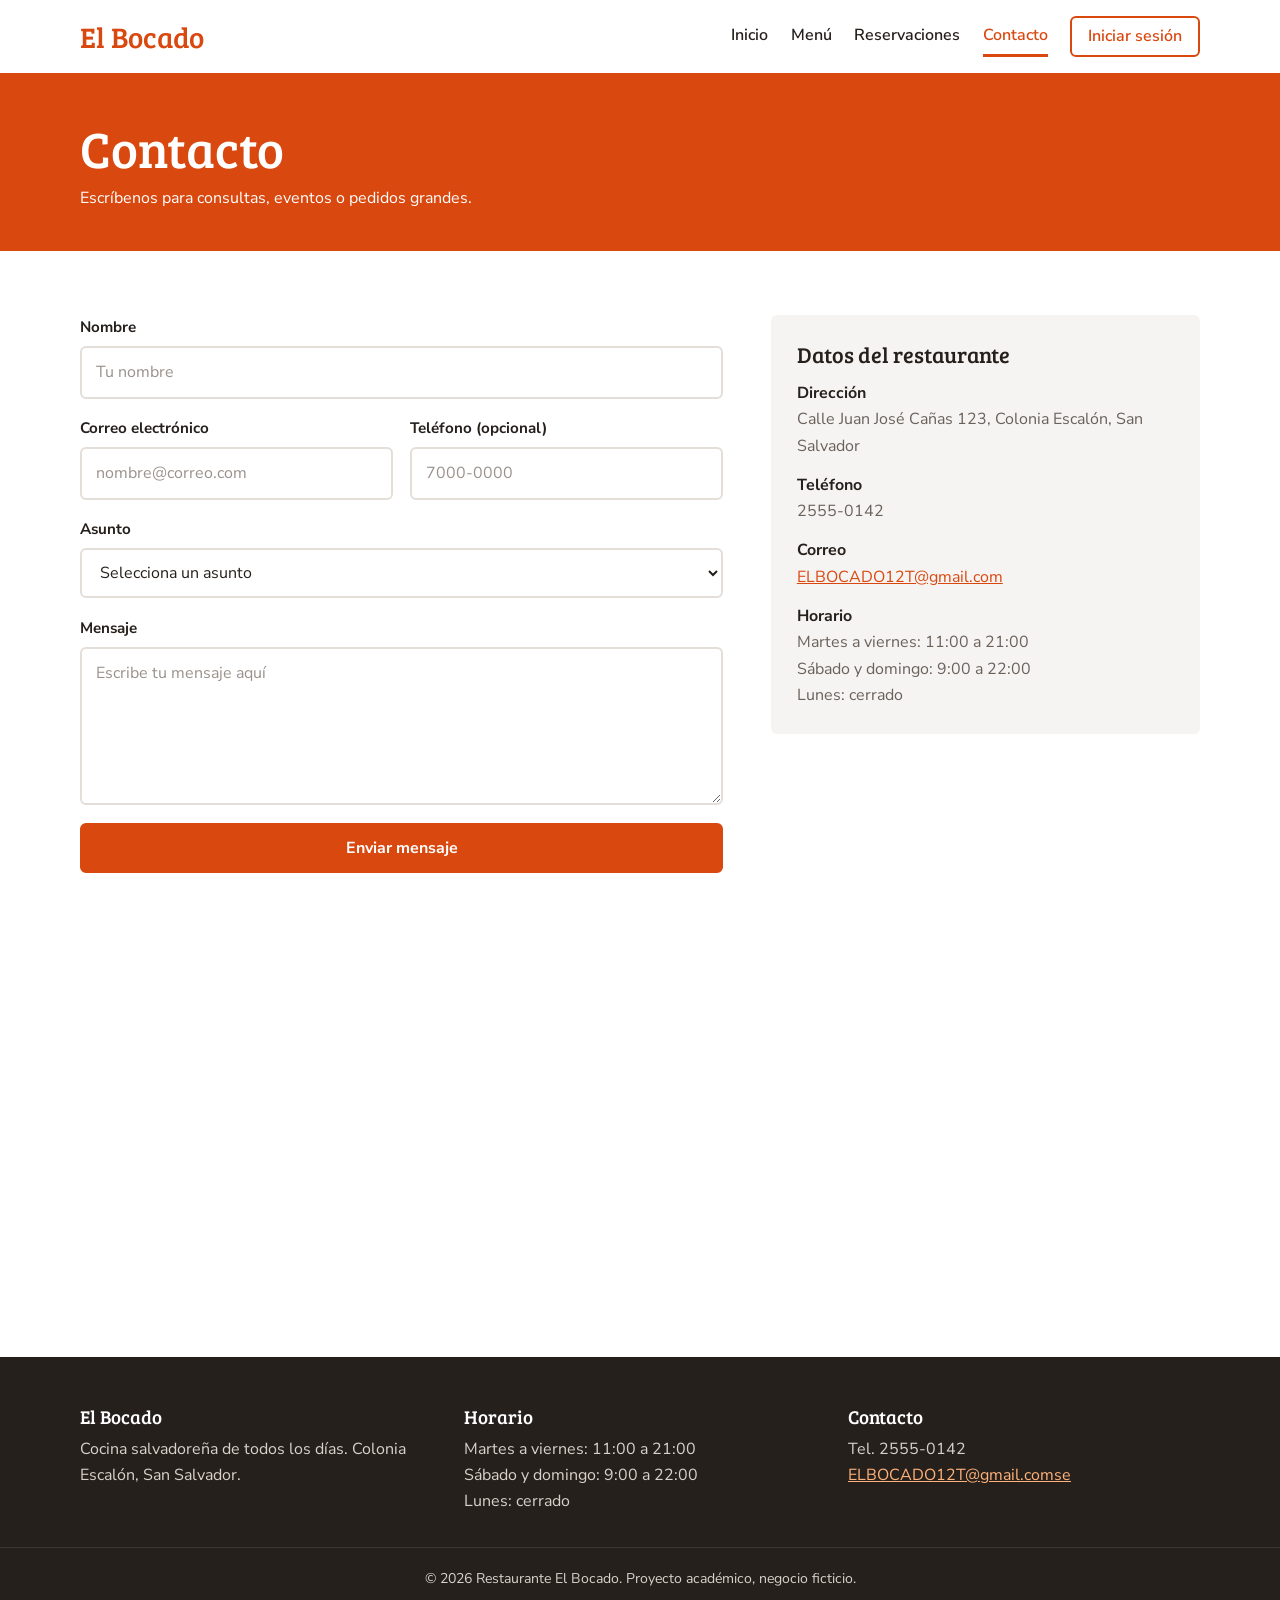
<file: contacto.html>
<!DOCTYPE html>
<html lang="es">
<head>
  <meta charset="UTF-8">
  <meta name="viewport" content="width=device-width, initial-scale=1.0">
  <title>Contacto | El Bocado</title>
  <meta name="description" content="Escribe a El Bocado, encuentra la dirección y el mapa del restaurante.">
  <link rel="preconnect" href="https://fonts.googleapis.com">
  <link rel="preconnect" href="https://fonts.gstatic.com" crossorigin>
  <link href="https://fonts.googleapis.com/css2?family=Bree+Serif&family=Nunito+Sans:wght@400;600;700&display=swap" rel="stylesheet">
  <link rel="stylesheet" href="estilos.css">
</head>
<body>
  <header class="cabecera">
    <div class="contenedor cabecera__interior">
      <a class="logo" href="index.html">El Bocado</a>
      <nav aria-label="Navegación principal">
        <ul class="menu-nav">
        <li><a href="index.html">Inicio</a></li>
        <li><a href="menu.html">Menú</a></li>
        <li><a href="reservaciones.html">Reservaciones</a></li>
        <li><a href="contacto.html" class="active" aria-current="page">Contacto</a></li>
        <li><a href="login.html" class="nav-login">Iniciar sesión</a></li>
        </ul>
      </nav>
    </div>
  </header>

  <main>
    <section class="encabezado-pagina">
      <div class="contenedor">
        <h1>Contacto</h1>
        <p>Escríbenos para consultas, eventos o pedidos grandes.</p>
      </div>
    </section>

    <section class="seccion">
      <div class="contenedor dos-col dos-col--formulario">
        <article>
          <form class="formulario" action="#" method="post">
            <div class="campo">
              <label for="c-nombre">Nombre</label>
              <input type="text" id="c-nombre" name="nombre" placeholder="Tu nombre" required>
            </div>
            <div class="campo-doble">
              <div class="campo">
                <label for="c-correo">Correo electrónico</label>
                <input type="email" id="c-correo" name="correo" placeholder="nombre@correo.com" required>
              </div>
              <div class="campo">
                <label for="c-tel">Teléfono (opcional)</label>
                <input type="tel" id="c-tel" name="telefono" placeholder="7000-0000" pattern="[0-9]{4}-?[0-9]{4}">
              </div>
            </div>
            <div class="campo">
              <label for="c-asunto">Asunto</label>
              <select id="c-asunto" name="asunto" required>
                <option value="">Selecciona un asunto</option>
                <option>Consulta general</option>
                <option>Evento o celebración</option>
                <option>Pedido para llevar</option>
                <option>Sugerencia o queja</option>
              </select>
            </div>
            <div class="campo">
              <label for="c-mensaje">Mensaje</label>
              <textarea id="c-mensaje" name="mensaje" rows="5" placeholder="Escribe tu mensaje aquí" required minlength="10"></textarea>
            </div>
            <button type="submit" class="btn btn--completo">Enviar mensaje</button>
          </form>
        </article>

        <aside class="lateral">
          <h2>Datos del restaurante</h2>
          <p><strong>Dirección</strong><br>Calle Juan José Cañas 123, Colonia Escalón, San Salvador</p>
          <p><strong>Teléfono</strong><br>2555-0142</p>
          <p><strong>Correo</strong><br><a href="mailto:ELBOCADO12T@gmail.com">ELBOCADO12T@gmail.com</a></p>
          <p><strong>Horario</strong><br>Martes a viernes: 11:00 a 21:00<br>Sábado y domingo: 9:00 a 22:00<br>Lunes: cerrado</p>
        </aside>
      </div>
    </section>

    <section class="mapa">
      <iframe title="Ubicación de El Bocado en la Colonia Escalón, San Salvador"
        src="https://www.google.com/maps?q=Colonia+Escal%C3%B3n,+San+Salvador&output=embed"
        loading="lazy" referrerpolicy="no-referrer-when-downgrade" allowfullscreen></iframe>
    </section>
  </main>
  <footer class="pie">
    <div class="contenedor pie__rejilla">
      <section>
        <h2 class="pie__titulo">El Bocado</h2>
        <p>Cocina salvadoreña de todos los días. Colonia Escalón, San Salvador.</p>
      </section>
      <section>
        <h2 class="pie__titulo">Horario</h2>
        <p>Martes a viernes: 11:00 a 21:00<br>Sábado y domingo: 9:00 a 22:00<br>Lunes: cerrado</p>
      </section>
      <section>
        <h2 class="pie__titulo">Contacto</h2>
        <p>Tel. 2555-0142<br><a href="mailto:ELBOCADO12T@gmail.com">ELBOCADO12T@gmail.comse</a></p>
      </section>
    </div>
    <p class="pie__copy">© 2026 Restaurante El Bocado. Proyecto académico, negocio ficticio.</p>
  </footer>
</body>
</html>
</file>
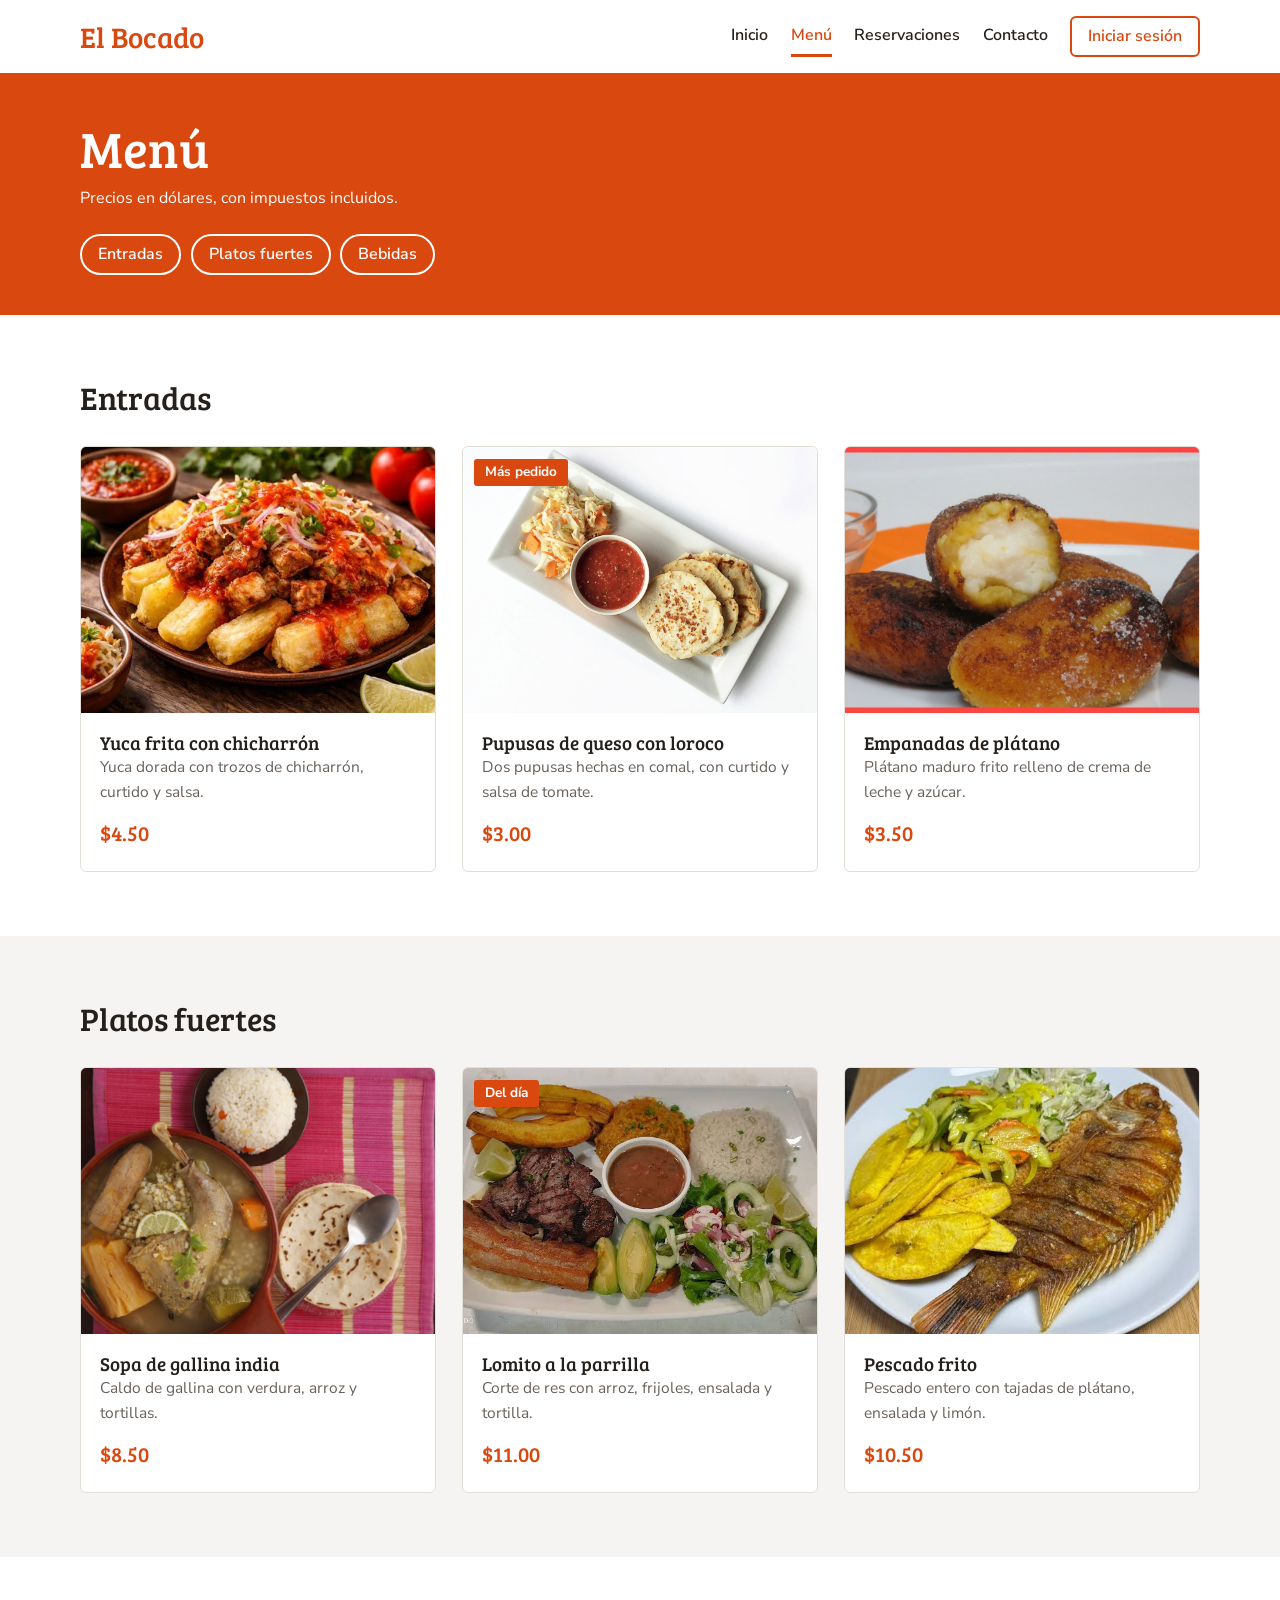
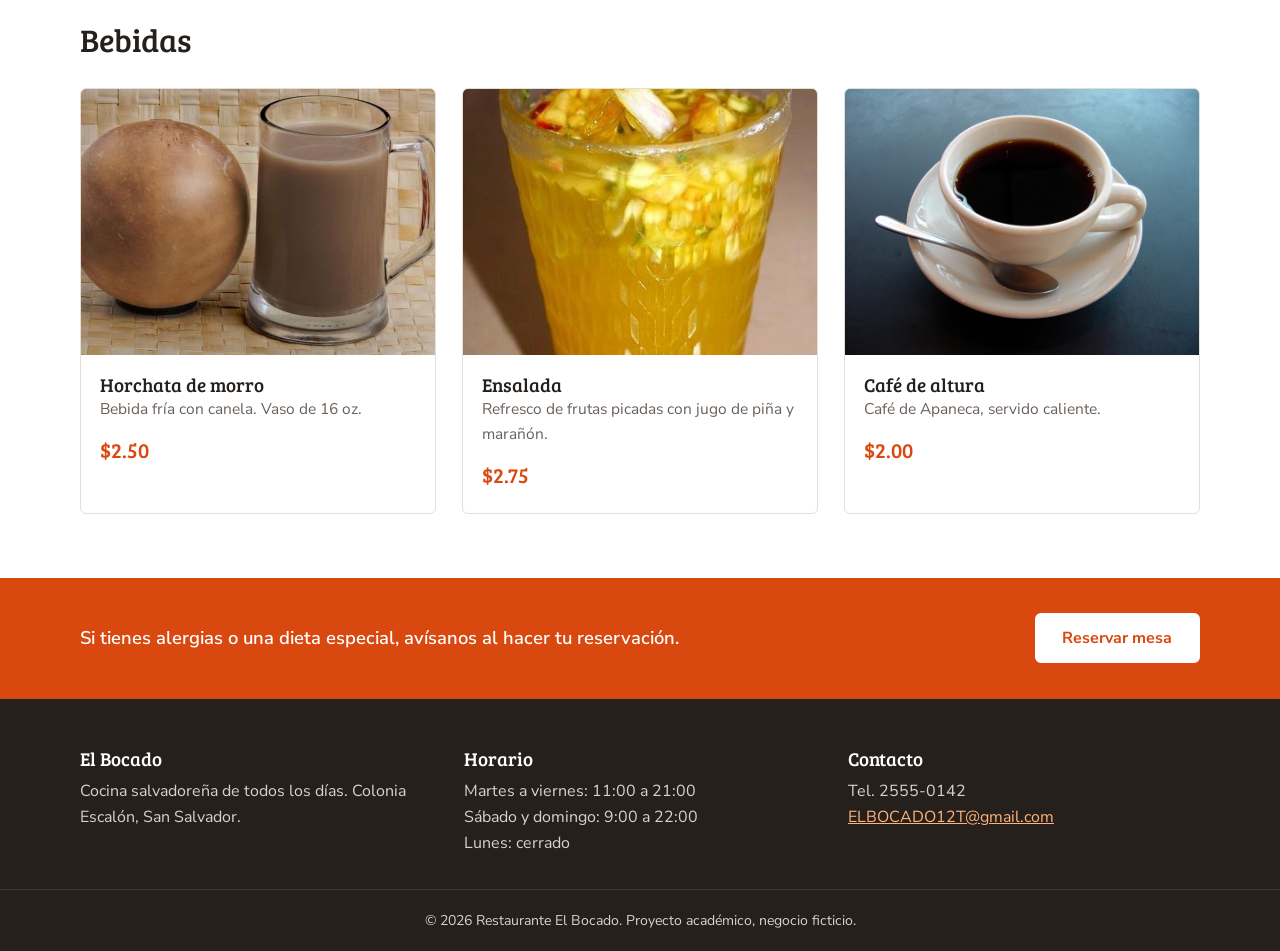
<file: menu.html>
<!DOCTYPE html>
<html lang="es">
<head>
  <meta charset="UTF-8">
  <meta name="viewport" content="width=device-width, initial-scale=1.0">
  <title>Menú | El Bocado</title>
  <meta name="description" content="Carta de El Bocado: entradas, platos fuertes y bebidas con precios.">
  <link rel="preconnect" href="https://fonts.googleapis.com">
  <link rel="preconnect" href="https://fonts.gstatic.com" crossorigin>
  <link href="https://fonts.googleapis.com/css2?family=Bree+Serif&family=Nunito+Sans:wght@400;600;700&display=swap" rel="stylesheet">
  <link rel="stylesheet" href="estilos.css">
</head>
<body>
  <header class="cabecera">
    <div class="contenedor cabecera__interior">
      <a class="logo" href="index.html">El Bocado</a>
      <nav aria-label="Navegación principal">
        <ul class="menu-nav">
        <li><a href="index.html">Inicio</a></li>
        <li><a href="menu.html" class="active" aria-current="page">Menú</a></li>
        <li><a href="reservaciones.html">Reservaciones</a></li>
        <li><a href="contacto.html">Contacto</a></li>
        <li><a href="login.html" class="nav-login">Iniciar sesión</a></li>
        </ul>
      </nav>
    </div>
  </header>

  <main>
    <section class="encabezado-pagina">
      <div class="contenedor">
        <h1>Menú</h1>
        <p>Precios en dólares, con impuestos incluidos.</p>
        <nav class="subnav" aria-label="Categorías del menú">
          <a href="#entradas">Entradas</a>
          <a href="#fuertes">Platos fuertes</a>
          <a href="#bebidas">Bebidas</a>
        </nav>
      </div>
    </section>

    <section class="seccion" id="entradas">
      <div class="contenedor">
        <h2 class="seccion__titulo">Entradas</h2>
        <div class="rejilla rejilla--3">
          <article class="tarjeta">
            <figure class="tarjeta__foto"><img src="yuca-frita.jpg" alt="Yuca frita con chicharrón y curtido" loading="lazy" width="800" height="600"></figure>
            <div class="tarjeta__cuerpo">
              <h3>Yuca frita con chicharrón</h3>
              <p>Yuca dorada con trozos de chicharrón, curtido y salsa.</p>
              <p class="precio">$4.50</p>
            </div>
          </article>
          <article class="tarjeta">
            <figure class="tarjeta__foto"><span class="etiqueta">Más pedido</span><img src="pupusas.jpg" alt="Pupusas de queso con loroco" loading="lazy" width="800" height="600"></figure>
            <div class="tarjeta__cuerpo">
              <h3>Pupusas de queso con loroco</h3>
              <p>Dos pupusas hechas en comal, con curtido y salsa de tomate.</p>
              <p class="precio">$3.00</p>
            </div>
          </article>
          <article class="tarjeta">
            <figure class="tarjeta__foto"><img src="empanadas.jpg" alt="Empanadas de plátano rellenas de leche" loading="lazy" width="800" height="600"></figure>
            <div class="tarjeta__cuerpo">
              <h3>Empanadas de plátano</h3>
              <p>Plátano maduro frito relleno de crema de leche y azúcar.</p>
              <p class="precio">$3.50</p>
            </div>
          </article>
        </div>
      </div>
    </section>

    <section class="seccion seccion--gris" id="fuertes">
      <div class="contenedor">
        <h2 class="seccion__titulo">Platos fuertes</h2>
        <div class="rejilla rejilla--3">
          <article class="tarjeta">
            <figure class="tarjeta__foto"><img src="sopa-gallina.jpg" alt="Sopa de gallina india" loading="lazy" width="800" height="600"></figure>
            <div class="tarjeta__cuerpo">
              <h3>Sopa de gallina india</h3>
              <p>Caldo de gallina con verdura, arroz y tortillas.</p>
              <p class="precio">$8.50</p>
            </div>
          </article>
          <article class="tarjeta">
            <figure class="tarjeta__foto"><span class="etiqueta">Del día</span><img src="lomito.jpg" alt="Lomito a la parrilla con arroz y frijoles" loading="lazy" width="800" height="600"></figure>
            <div class="tarjeta__cuerpo">
              <h3>Lomito a la parrilla</h3>
              <p>Corte de res con arroz, frijoles, ensalada y tortilla.</p>
              <p class="precio">$11.00</p>
            </div>
          </article>
          <article class="tarjeta">
            <figure class="tarjeta__foto"><img src="pescado.jpg" alt="Pescado frito con tajadas y ensalada" loading="lazy" width="800" height="600"></figure>
            <div class="tarjeta__cuerpo">
              <h3>Pescado frito</h3>
              <p>Pescado entero con tajadas de plátano, ensalada y limón.</p>
              <p class="precio">$10.50</p>
            </div>
          </article>
        </div>
      </div>
    </section>

    <section class="seccion" id="bebidas">
      <div class="contenedor">
        <h2 class="seccion__titulo">Bebidas</h2>
        <div class="rejilla rejilla--3">
          <article class="tarjeta">
            <figure class="tarjeta__foto"><img src="horchata.jpg" alt="Vaso de horchata de morro" loading="lazy" width="800" height="600"></figure>
            <div class="tarjeta__cuerpo">
              <h3>Horchata de morro</h3>
              <p>Bebida fría con canela. Vaso de 16 oz.</p>
              <p class="precio">$2.50</p>
            </div>
          </article>
          <article class="tarjeta">
            <figure class="tarjeta__foto"><img src="ensalada.jpg" alt="Ensalada salvadoreña de frutas" loading="lazy" width="800" height="600"></figure>
            <div class="tarjeta__cuerpo">
              <h3>Ensalada</h3>
              <p>Refresco de frutas picadas con jugo de piña y marañón.</p>
              <p class="precio">$2.75</p>
            </div>
          </article>
          <article class="tarjeta">
            <figure class="tarjeta__foto"><img src="cafe.jpg" alt="Taza de café de altura" loading="lazy" width="800" height="600"></figure>
            <div class="tarjeta__cuerpo">
              <h3>Café de altura</h3>
              <p>Café de Apaneca, servido caliente.</p>
              <p class="precio">$2.00</p>
            </div>
          </article>
        </div>
      </div>
    </section>

    <aside class="franja">
      <div class="contenedor franja__interior">
        <p>Si tienes alergias o una dieta especial, avísanos al hacer tu reservación.</p>
        <a class="btn btn--blanco" href="reservaciones.html">Reservar mesa</a>
      </div>
    </aside>
  </main>
  <footer class="pie">
    <div class="contenedor pie__rejilla">
      <section>
        <h2 class="pie__titulo">El Bocado</h2>
        <p>Cocina salvadoreña de todos los días. Colonia Escalón, San Salvador.</p>
      </section>
      <section>
        <h2 class="pie__titulo">Horario</h2>
        <p>Martes a viernes: 11:00 a 21:00<br>Sábado y domingo: 9:00 a 22:00<br>Lunes: cerrado</p>
      </section>
      <section>
        <h2 class="pie__titulo">Contacto</h2>
        <p>Tel. 2555-0142<br><a href="mailto:hola@elbocado.example">ELBOCADO12T@gmail.com</a></p>
      </section>
    </div>
    <p class="pie__copy">© 2026 Restaurante El Bocado. Proyecto académico, negocio ficticio.</p>
  </footer>
</body>
</html>
</file>
<file: estilos.css>
/* =====================================================
   EL BOCADO - Hoja de estilos principal
   Contenido:
   1. Variables
   2. Reinicio y base
   3. Botones
   4. Cabecera y navegación
   5. Portada (hero) y encabezados de página
   6. Secciones y rejillas
   7. Tarjetas
   8. Formularios
   9. Login, mapa, franja y pie de página
   10. Responsivo (tablet y móvil)
   ===================================================== */

/* ---------- 1. Variables ---------- */
:root {
  --naranja: #d9480f;
  --naranja-oscuro: #b23a08;
  --naranja-suave: #fff0e5;
  --carbon: #26201c;
  --gris-texto: #6a615b;
  --gris-fondo: #f6f4f2;
  --linea: #e4ded9;
  --blanco: #ffffff;
  --error: #c92a2a;
  --radio: 6px;
  --sombra: 0 10px 24px rgba(38, 32, 28, 0.15);
}

/* ---------- 2. Reinicio y base ---------- */
* { box-sizing: border-box; margin: 0; padding: 0; }

html { scroll-behavior: smooth; }

body {
  font-family: "Nunito Sans", Arial, sans-serif;
  color: var(--carbon);
  background: var(--blanco);
  line-height: 1.65;
}

h1, h2, h3 {
  font-family: "Bree Serif", Georgia, serif;
  font-weight: 400;
  line-height: 1.2;
}

h1 { font-size: clamp(2rem, 5vw, 3.2rem); }
h2 { font-size: clamp(1.5rem, 3vw, 2rem); margin-bottom: 0.75rem; }
h3 { font-size: 1.2rem; }

p + p { margin-top: 0.8rem; }

img { display: block; max-width: 100%; height: auto; }

a {
  color: var(--naranja);
  transition: all 0.3s ease;
}
a:hover { color: var(--naranja-oscuro); }

a:focus-visible,
button:focus-visible {
  outline: 3px solid var(--carbon);
  outline-offset: 3px;
}

.contenedor { width: min(1120px, 92%); margin-inline: auto; }

/* ---------- 3. Botones ---------- */
.btn {
  display: inline-block;
  padding: 0.75rem 1.6rem;
  background: var(--naranja);
  color: var(--blanco);
  border: 2px solid var(--naranja);
  border-radius: var(--radio);
  font: 700 1rem "Nunito Sans", Arial, sans-serif;
  text-decoration: none;
  cursor: pointer;
  transition: all 0.3s ease;
}
.btn:hover {
  background: var(--naranja-oscuro);
  border-color: var(--naranja-oscuro);
  color: var(--blanco);
  transform: translateY(-2px);
}
.btn:active { transform: translateY(0); }

.btn--blanco { background: var(--blanco); color: var(--naranja); border-color: var(--blanco); }
.btn--blanco:hover { background: var(--naranja-suave); border-color: var(--naranja-suave); color: var(--naranja-oscuro); }

.btn--contorno { background: transparent; color: var(--naranja); }
.btn--contorno:hover { background: var(--naranja); color: var(--blanco); }

.btn--completo { width: 100%; }

.botones { display: flex; flex-wrap: wrap; gap: 0.8rem; margin-top: 1.6rem; }

/* ---------- 4. Cabecera y navegación ---------- */
.cabecera {
  background: var(--blanco);
  border-bottom: 4px solid var(--naranja);
  position: sticky;
  top: 0;
  z-index: 10;
}
.cabecera__interior {
  display: flex;
  align-items: center;
  justify-content: space-between;
  gap: 1rem;
  padding-block: 0.8rem;
}

.logo {
  font-family: "Bree Serif", Georgia, serif;
  font-size: 1.8rem;
  color: var(--naranja);
  text-decoration: none;
}
.logo:hover { color: var(--naranja-oscuro); }

.menu-nav {
  display: flex;
  flex-wrap: wrap;
  align-items: center;
  gap: 0.3rem 1.4rem;
  list-style: none;
}
.menu-nav a {
  display: inline-block;
  padding: 0.35rem 0;
  color: var(--carbon);
  font-weight: 600;
  text-decoration: none;
  border-bottom: 3px solid transparent;
}
.menu-nav a:hover { color: var(--naranja); border-bottom-color: var(--naranja-suave); }

/* Página activa */
.menu-nav a.active { color: var(--naranja); border-bottom-color: var(--naranja); }

.menu-nav a.nav-login {
  padding: 0.35rem 1rem;
  border: 2px solid var(--naranja);
  border-radius: var(--radio);
  color: var(--naranja);
}
.menu-nav a.nav-login:hover,
.menu-nav a.nav-login.active { background: var(--naranja); color: var(--blanco); }

/* ---------- 5. Portada y encabezados de página ---------- */
.hero {
  min-height: 72vh;
  display: flex;
  align-items: center;
  color: var(--blanco);
  background:
    linear-gradient(rgba(38, 32, 28, 0.6), rgba(38, 32, 28, 0.6)),
    url("../img/hero.jpg") center / cover no-repeat;
  background-color: #7a3a14;
}
.hero__texto { max-width: 1120px; }
.hero__texto h1 { max-width: 16ch; }
.hero__texto p { max-width: 52ch; margin-top: 1rem; font-size: 1.15rem; }

.encabezado-pagina {
  background: var(--naranja);
  color: var(--blanco);
  padding-block: 2.5rem;
}
.encabezado-pagina p { margin-top: 0.4rem; }

.subnav { display: flex; flex-wrap: wrap; gap: 0.6rem; margin-top: 1.4rem; }
.subnav a {
  padding: 0.35rem 1rem;
  border: 2px solid var(--blanco);
  border-radius: 50px;
  color: var(--blanco);
  font-weight: 600;
  text-decoration: none;
}
.subnav a:hover { background: var(--blanco); color: var(--naranja); }

/* ---------- 6. Secciones y rejillas ---------- */
.seccion { padding-block: 4rem; }
.seccion--gris { background: var(--gris-fondo); }
.seccion__titulo { margin-bottom: 1.8rem; }

.rejilla { display: grid; gap: 1.6rem; }
.rejilla--3 { grid-template-columns: repeat(3, 1fr); }

.dos-col {
  display: grid;
  grid-template-columns: 1fr 1fr;
  gap: 3rem;
  align-items: center;
}
.dos-col--formulario { grid-template-columns: 1.5fr 1fr; align-items: start; }

.foto-redonda { width: 100%; border-radius: var(--radio); }

.bloque { border-left: 4px solid var(--naranja); padding-left: 1.1rem; }
.bloque h3 { margin-bottom: 0.4rem; }
.bloque p { color: var(--gris-texto); }

.lateral {
  background: var(--gris-fondo);
  border-radius: var(--radio);
  padding: 1.6rem;
}
.lateral img { border-radius: var(--radio); margin-bottom: 1.2rem; width: 100%; }
.lateral h2 { font-size: 1.4rem; }
.lateral p { color: var(--gris-texto); }
.lateral strong { color: var(--carbon); }

/* ---------- 7. Tarjetas ---------- */
.tarjeta {
  background: var(--blanco);
  border: 1px solid var(--linea);
  border-radius: var(--radio);
  overflow: hidden;
  transition: all 0.3s ease;
}
.tarjeta:hover { transform: translateY(-6px); box-shadow: var(--sombra); }

.tarjeta__foto { position: relative; overflow: hidden; }
.tarjeta__foto img {
  width: 100%;
  aspect-ratio: 4 / 3;
  object-fit: cover;
  transition: transform 0.4s ease;
}
.tarjeta:hover .tarjeta__foto img { transform: scale(1.07); }

.etiqueta {
  position: absolute;
  top: 0.7rem;
  left: 0.7rem;
  z-index: 1;
  background: var(--naranja);
  color: var(--blanco);
  font-size: 0.85rem;
  font-weight: 700;
  padding: 0.15rem 0.7rem;
  border-radius: 3px;
}

.tarjeta__cuerpo { padding: 1.1rem 1.2rem 1.3rem; }
.tarjeta__cuerpo p { color: var(--gris-texto); font-size: 0.97rem; }
.tarjeta__cuerpo .precio {
  margin-top: 0.7rem;
  font-family: "Bree Serif", Georgia, serif;
  font-size: 1.3rem;
  color: var(--naranja);
}

/* ---------- 8. Formularios ---------- */
.formulario { display: grid; gap: 1.1rem; }

.campo { display: grid; gap: 0.35rem; }
.campo-doble { display: grid; grid-template-columns: 1fr 1fr; gap: 1.1rem; }

.formulario label { font-weight: 700; font-size: 0.95rem; }

.formulario input,
.formulario select,
.formulario textarea {
  width: 100%;
  padding: 0.7rem 0.85rem;
  font: inherit;
  color: var(--carbon);
  background: var(--blanco);
  border: 2px solid var(--linea);
  border-radius: var(--radio);
  transition: all 0.3s ease;
}
.formulario textarea { resize: vertical; }

.formulario input::placeholder,
.formulario textarea::placeholder { color: #9a918b; }

/* Estado de foco: borde naranja y halo suave */
.formulario input:focus,
.formulario select:focus,
.formulario textarea:focus {
  outline: none;
  border-color: var(--naranja);
  box-shadow: 0 0 0 4px rgba(217, 72, 15, 0.18);
}

/* Validación: solo después de que la persona escribió algo */
.formulario input:user-invalid,
.formulario select:user-invalid,
.formulario textarea:user-invalid { border-color: var(--error); }
.formulario input:user-invalid:focus,
.formulario textarea:user-invalid:focus { box-shadow: 0 0 0 4px rgba(201, 42, 42, 0.18); }

.campo-check { display: flex; align-items: center; gap: 0.6rem; }
.campo-check input { width: 1.1rem; height: 1.1rem; accent-color: var(--naranja); }
.campo-check label { font-weight: 400; }

/* ---------- 9. Login, mapa, franja y pie ---------- */
.principal-centrado {
  min-height: 70vh;
  display: flex;
  align-items: center;
  justify-content: center;
  padding: 3rem 1rem;
  background: var(--gris-fondo);
}
.caja-login {
  width: min(430px, 100%);
  background: var(--blanco);
  border-top: 5px solid var(--naranja);
  border-radius: var(--radio);
  padding: 2.2rem 2rem;
  box-shadow: var(--sombra);
}
.caja-login h1 { font-size: 2rem; }
.caja-login > p { color: var(--gris-texto); margin: 0.3rem 0 1.5rem; }
.caja-login__pie { text-align: center; margin-top: 1.3rem; font-size: 0.95rem; }

.mapa iframe { display: block; width: 100%; height: 420px; border: 0; }

.franja { background: var(--naranja); color: var(--blanco); padding-block: 2.2rem; }
.franja__interior {
  display: flex;
  flex-wrap: wrap;
  align-items: center;
  justify-content: space-between;
  gap: 1rem;
}
.franja p { font-size: 1.15rem; font-weight: 600; }

.pie { background: var(--carbon); color: #d9d2cc; padding-top: 3rem; }
.pie a { color: #ffb27a; }
.pie a:hover { color: var(--blanco); }
.pie__rejilla {
  display: grid;
  grid-template-columns: repeat(3, 1fr);
  gap: 2rem;
  padding-bottom: 2rem;
}
.pie__titulo { font-size: 1.2rem; color: var(--blanco); margin-bottom: 0.5rem; }
.pie__copy {
  text-align: center;
  padding: 1.2rem 1rem;
  font-size: 0.88rem;
  border-top: 1px solid #3d352f;
}

/* ---------- 10. Responsivo ---------- */

/* Tablet */
@media (max-width: 900px) {
  .rejilla--3 { grid-template-columns: repeat(2, 1fr); }
  .dos-col,
  .dos-col--formulario { grid-template-columns: 1fr; gap: 2rem; }
  .pie__rejilla { grid-template-columns: 1fr 1fr; }
}

/* Móvil */
@media (max-width: 640px) {
  .cabecera { position: static; }
  .cabecera__interior { flex-direction: column; }
  .menu-nav { justify-content: center; gap: 0.2rem 1rem; }

  .seccion { padding-block: 2.8rem; }
  .hero { min-height: 62vh; }

  .rejilla--3,
  .campo-doble,
  .pie__rejilla { grid-template-columns: 1fr; }

  .franja__interior { flex-direction: column; text-align: center; }
  .caja-login { padding: 1.8rem 1.3rem; }
  .mapa iframe { height: 320px; }
}

/* Respeta a quien prefiere menos movimiento */
@media (prefers-reduced-motion: reduce) {
  * { transition: none !important; scroll-behavior: auto !important; }
  .tarjeta:hover,
  .btn:hover { transform: none; }
}
</file>
